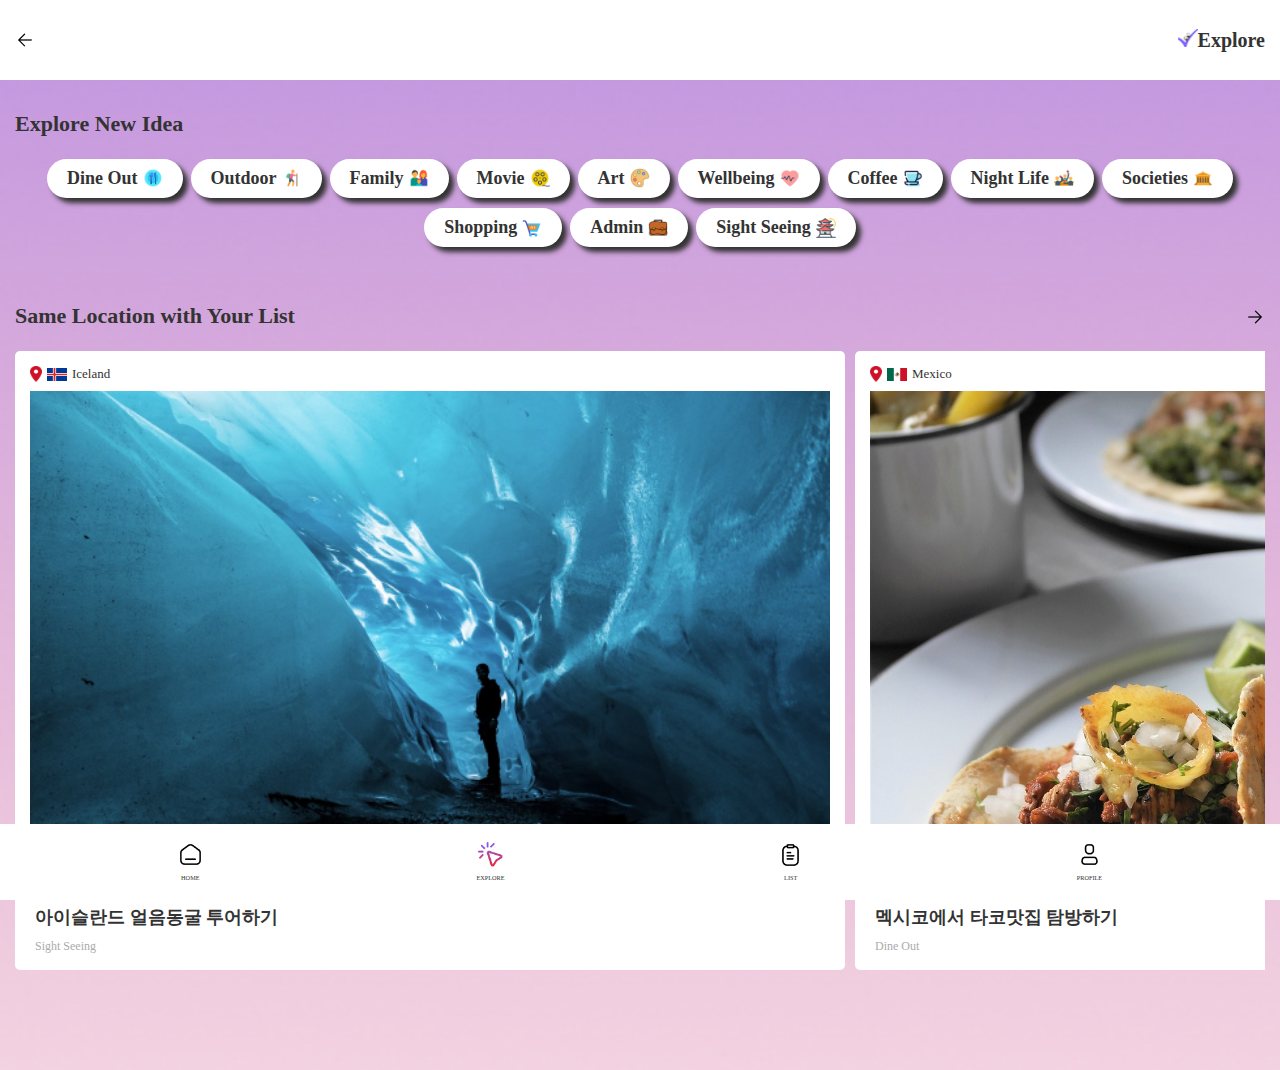
<file: sub/explore.html>
<!DOCTYPE html>
<html lang="ko">
  <head>
    <meta charset="UTF-8" />
    <meta name="viewport" content="width=device-width, initial-scale=1.0" />
    <title>explore</title>
    <link rel="stylesheet" href="css/explore.css" />
    <!-- Link Swiper's CSS -->
    <link
      rel="stylesheet"
      href="https://cdn.jsdelivr.net/npm/swiper@11/swiper-bundle.min.css"
    />
  </head>
  <body>
    <div id="wrap">
      <header class="header" id="header">
        <div class="inner">
          <span><a href="../index.html"><img src="../img/Arrow-Right.png" alt="back" /></a></span>
          <h1><img src="img/yourbucket-logo.png" alt="logo-icon" />Explore</h1>
          <nav>
            <ul>
              <li>
                <a href="../index.html">
                  <img src="../img/home.png" alt="home" />
                  <p>HOME</p>
                </a>
              </li>
              <li>
                <a href="../sub/explore.html">
                  <img src="../img/explore-active.png" alt="explore" />
                  <p>EXPLORE</p>
                </a>
              </li>
              <li>
                <a href="../sub/list.html">
                  <img src="../img/list.png" alt="list" />
                  <p>LIST</p>
                </a>
              </li>
              <li>
                <a href="../sub/profile.html">
                  <img src="../img/Person.png" alt="profile" />
                  <p>PROFILE</p>
                </a>
              </li>
            </ul>
          </nav>
          <!-- nav end -->
        </div>
        <!-- .inner end -->
      </header>
      <!-- .header end -->
      <main id="main">
        <div class="inner">
          <section class="cont01">
            <div class="title">
              <h2>Explore New Idea</h2>
            </div>
            <!-- .title end -->
            <div class="category">
              <ul>
                <li><a href="#">Dine Out <img src="img/dining-icon.png" alt="dineout-icon"></a></li>
                <li><a href="#">Outdoor<img src="img/outdoor-icon.png" alt="outdoor-icon"></a></li>
                <li><a href="#">Family<img src="img/family-icon.png" alt="family-icon"></a></li>
                <li><a href="#">Movie<img src="img/movie-icon.png" alt="movie-icon"></a></li>
                <li><a href="#">Art<img src="img/art-icon.png" alt="art-icon"></a></li>
                <li><a href="#">Wellbeing<img src="img/wellbeing-icon.png" alt="wellbeing-icon"></a></li>
                <li><a href="#">Coffee<img src="img/coffee-icon.png" alt="coffee-icon"></a></li>
                <li><a href="#">Night Life<img src="img/nightlife-icon.png" alt="nightlife-icon"></a></li>
                <li><a href="#">Societies<img src="img/societies-icon.png" alt="societies-icon"></a></li>
                <li><a href="#">Shopping<img src="img/shopping-icon.png" alt="shopping-icon"></a></li>
                <li><a href="#">Admin<img src="img/business-icon.png" alt="business-icon"></a></li>
                <li><a href="#">Sight Seeing<img src="img/sight-icon.png" alt="sight-icon"></a></li>
              </ul>
            </div>
            <!-- .category end -->
          </section>
          <!-- .cont01 end -->
          <section class="cont02">
            <div class="title">
              <h2>Same Location with Your List</h2>
              <img src="../img/Arrow-Right.png" alt="arrow-right" />
            </div>
            <!-- .title end -->
            <!-- Swiper -->
            <div class="swiper mySwiper">
              <div class="swiper-wrapper">
                <div class="swiper-slide">
                  <div class="info">
                    <img src="img/location-red.png" alt="location-red" />
                    <img src="../img/icelandflag.jpg" alt="iceland-flag" />
                    <p>Iceland</p>
                  </div>
                  <!-- .info end -->
                  <figure>
                    <img src="img/iceland-cave.jpg" alt="iceland-cave" />
                  </figure>
                  <div class="detail__info">
                    <h3>아이슬란드 얼음동굴 투어하기</h3>
                    <p>Sight Seeing</p>
                  </div>
                </div>
                <!-- swiper-slide end -->
                <div class="swiper-slide">
                  <div class="info">
                    <img src="img/location-red.png" alt="location-red" />
                    <img src="img/mexico-flag.jpg" alt="mexico-flag" />
                    <p>Mexico</p>
                  </div>
                  <!-- .info end -->
                  <figure>
                    <img
                      src="img/mexico-restaurant.jpg"
                      alt="maxico-restaurant"
                    />
                  </figure>
                  <div class="detail__info">
                    <h3>멕시코에서 타코맛집 탐방하기</h3>
                    <p>Dine Out</p>
                  </div>
                </div>
                <!-- swiper-slide end -->
                <div class="swiper-slide">
                  <div class="info">
                    <img src="img/location-red.png" alt="location-red" />
                    <img src="img/thailand-flag.png" alt="mexico-flag" />
                    <p>Mexico</p>
                  </div>
                  <!-- .info end -->
                  <figure>
                    <img
                      src="img/thailand-festival.jpg"
                      alt="thailand-festival"
                    />
                  </figure>
                  <div class="detail__info">
                    <h3>태국 코팡안에서 풀문파티가기</h3>
                    <p>Nightlife</p>
                  </div><!-- .detail__info end -->
                </div>
                <!-- swiper-slide end -->
              </div>
            </div>
            <!-- .swiper end -->
          </section>
          <!-- .cont02 end -->
        </div>
      </main>
      <!-- #main end -->
    </div>
    <!-- #wrap end -->

    <!-- Swiper JS -->
    <script src="https://cdn.jsdelivr.net/npm/swiper@11/swiper-bundle.min.js"></script>

    <!-- Initialize Swiper -->
    <script>
      var swiper = new Swiper(".mySwiper", {
        slidesPerView: 1.5,
        spaceBetween: 10,
        pagination: {
          el: ".swiper-pagination",
          clickable: true,
        },
      });
    </script>
  </body>
</html>
</file>
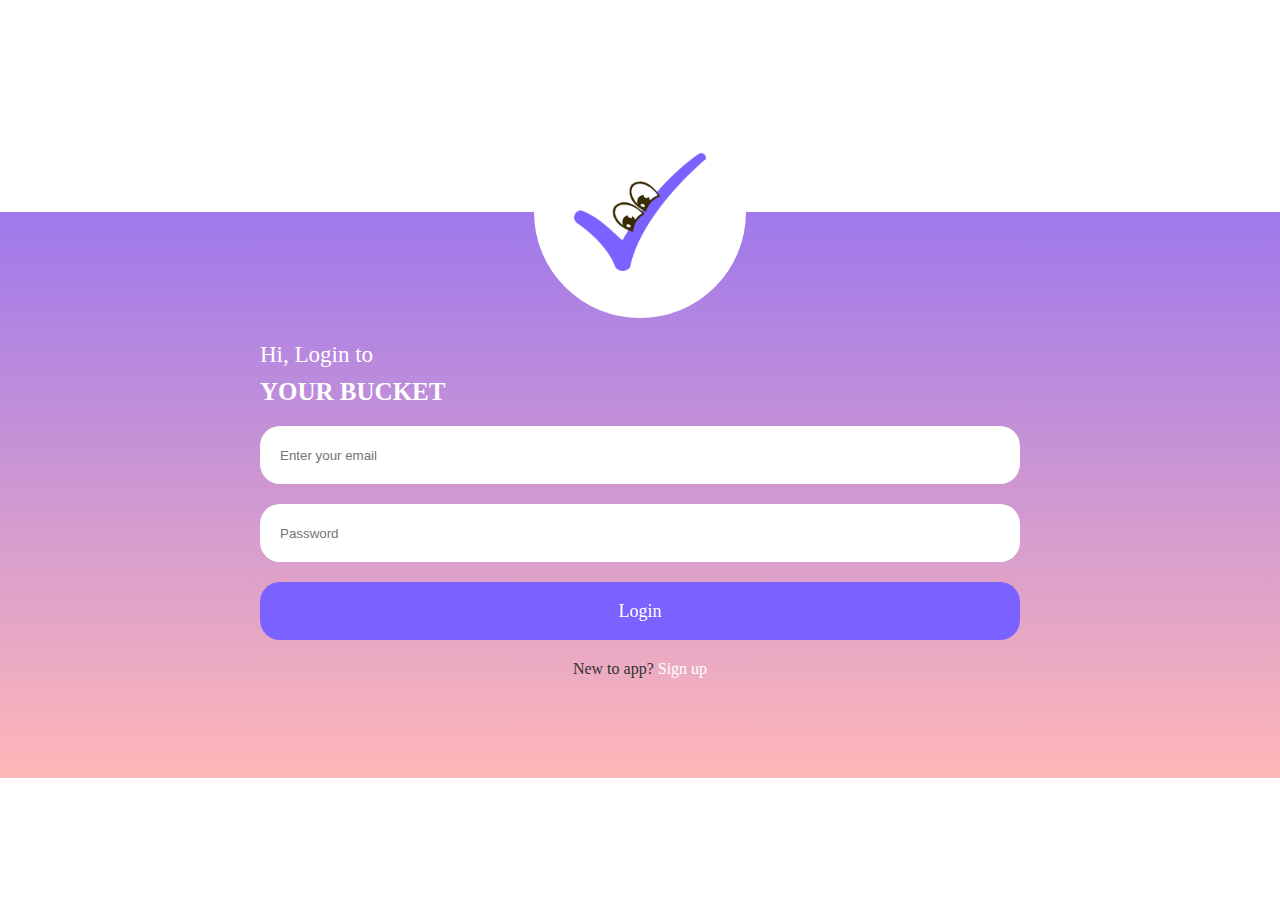
<file: sub/login.html>
<!DOCTYPE html>
<html lang="en">
    <head>
        <meta charset="UTF-8" />
        <meta name="viewport" content="width=device-width, initial-scale=1.0" />
        <title>Login</title>
        <link rel="stylesheet" href="css/login.css" />
    </head>
    <body>
        <div id="wrap">
            <header class="header" id="header">
                <h1>
                    <figure>
                        <img src="img/yourbucket-logo.png" alt="logo" />
                    </figure>
                </h1>
            </header>
            <!-- .header end -->
            <div class="inner">
                <main id="main">
                    <div class="title">
                        <p>Hi, Login to</p>
                        <h2>YOUR BUCKET</h2>
                    </div>
                    <!-- .title end -->
                    <div class="input">
                        <input
                            type="text"
                            class="email"
                            placeholder="Enter your email"
                        />
                        <input
                            type="password"
                            class="password"
                            placeholder="Password"
                        />
                    </div>
                    <!-- .input end -->
                    <a href="../index.html">
                        <div class="login__btn">
                            <p>Login</p>
                        </div>
                    </a>
                    <!-- .login__btn end -->
                    <div class="sign__up">
                        <span>New to app?</span>
                        <span><a href="#">Sign up</a></span>
                    </div>
                </main>
                <!-- #main end -->
            </div>
        </div>
    </body>
</html>
</file>
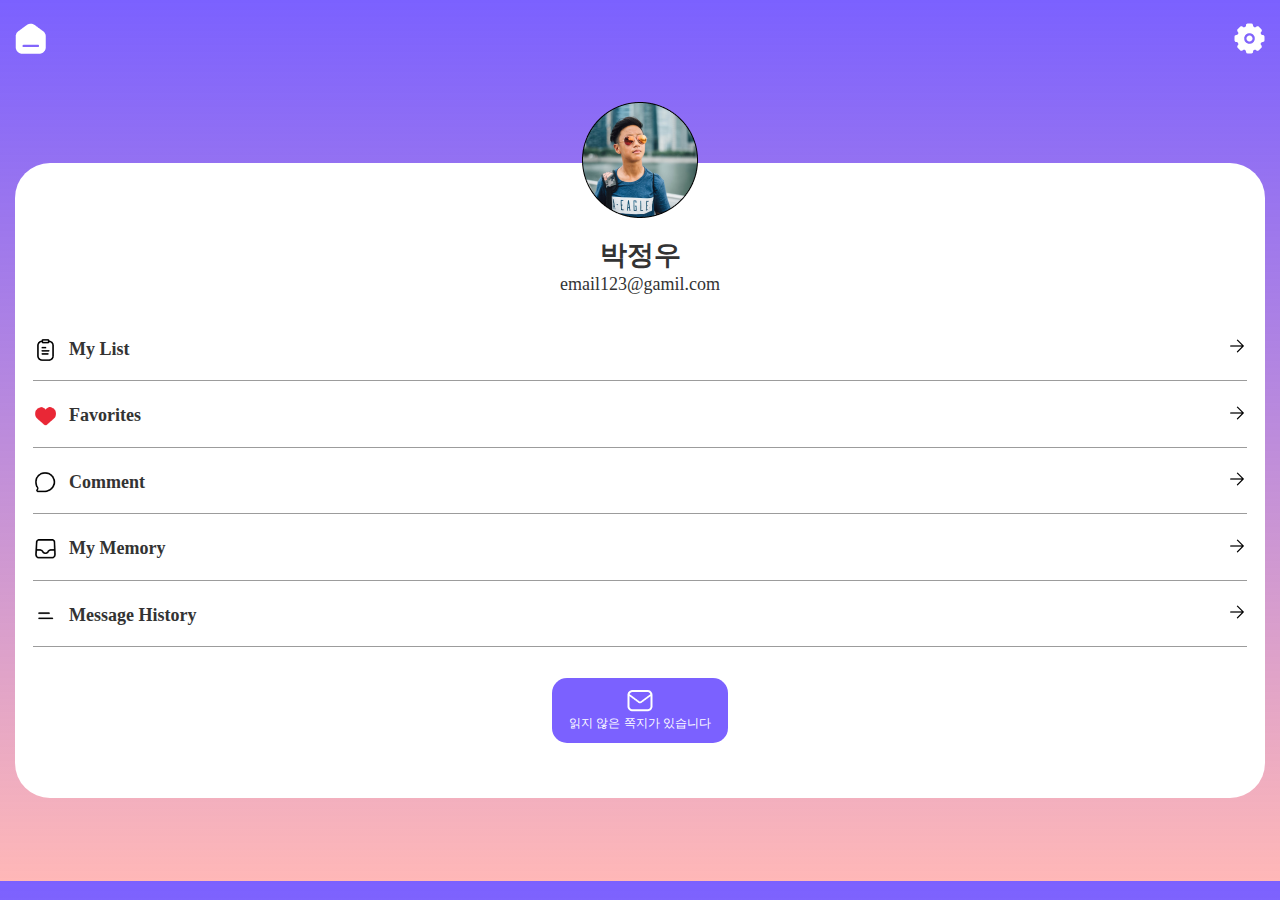
<file: sub/profile.html>
<!DOCTYPE html>
<html lang="ko">
  <head>
    <meta charset="UTF-8" />
    <meta name="viewport" content="width=device-width, initial-scale=1.0" />
    <title>Profile</title>
    <link rel="stylesheet" href="css/profile.css" />
  </head>
  <body>
    <div id="wrap">
      <header class="header" id="header">
        <div class="inner">
          <a href="../index.html"><img src="img/home.png" alt="home" /></a>
          <a href="login.html"><img src="img/setting.png" alt="setting" /></a>
        </div>
        <!-- .inner end -->
      </header>
      <!-- .header end -->
      <main id="main">
        <div class="inner">
          <div class="box">
            <div class="profile__image">
              <img src="img/profile-img.png" alt="profile-img" />
            </div>
            <div class="info">
              <h2>박정우</h2>
              <p>email123@gamil.com</p>
            </div>
            <!-- .info end -->
            <ul class="list">
              <li>
                <a href="list.html">
                  <div class="title">
                    <img src="../img/list.png" alt="mylist" />
                    <p>My List</p>
                  </div>
                  <!-- .link end -->
                  <span
                    ><img src="../img/Arrow-Right.png" alt="arrow-btn"
                  /></span>
                </a>
              </li>
              <li>
                <a href="#">
                  <div class="title">
                    <img src="img/Heart.png" alt="favorite" />
                    <p>Favorites</p>
                  </div>
                  <!-- .link end -->
                  <span
                    ><img src="../img/Arrow-Right.png" alt="arrow-btn"
                  /></span>
                </a>
              </li>
              <li>
                <a href="#">
                  <div class="title">
                    <img src="img/chat.png" alt="comment" />
                    <p>Comment</p>
                  </div>
                  <!-- .link end -->
                  <span
                    ><img src="../img/Arrow-Right.png" alt="arrow-btn"
                  /></span>
                </a>
              </li>
              <li>
                <a href="#">
                  <div class="title">
                    <img src="img/Inbox.png" alt="memory-store" />
                    <p>My Memory</p>
                  </div>
                  <!-- .link end -->
                  <span
                    ><img src="../img/Arrow-Right.png" alt="arrow-btn"
                  /></span>
                </a>
              </li>
              <li>
                <a href="#">
                  <div class="title">
                    <img src="img/List-caption.png" alt="history" />
                    <p>Message History</p>
                  </div>
                  <!-- .link end -->
                  <span
                    ><img src="../img/Arrow-Right.png" alt="arrow-btn"
                  /></span>
                </a>
              </li>
            </ul>
            <!-- .list end -->
            <button>
              <img src="img/message.png" alt="message" />
              <p>읽지 않은 쪽지가 있습니다</p>
            </button>
          </div>
          <!-- .box end -->
        </div>
      </main>
      <!-- #main end -->
    </div>
  </body>
</html>
</file>
<file: sub/css/explore.css>
@charset "utf-8";
* {
    margin: 0;
    padding: 0;
    box-sizing: border-box;
}
html,
body {
    font-size: 62.5%;
}
body {
    line-height: 1.3;
    color: #333;
    word-break: keep-all;
    background: url(../img/explore-bg.png) center / cover no-repeat;
}
a {
    text-decoration: none;
    color: inherit;
    cursor: pointer;
}
li {
    list-style: none;
}

/* header */
.inner {
    width: calc(100% - 30px);
    max-width: 1440px;
    margin: 0 auto;
}
img {
    width: 100%;
    height: 100%;
    object-fit: cover;
}

/* header */
.header {
    height: 80px;
    background: #fff;
    position: fixed;
    top: 0;
    left: 0;
    width: 100%;
    z-index: 9999;
}
.header .inner {
    height: 100%;
    display: flex;
    align-items: center;
    justify-content: space-between;
}
.header .inner span img {
    transform: rotate(180deg);
    display: block;
}
.header .inner h1 {
    font-size: 2rem;
}
.header .inner h1 img {
    width: 20px;
}
.header nav {
    position: fixed;
    width: 100%;
    bottom: 0;
    left: 0;
    background-color: #fff;
    z-index: 9999;
}
.header nav ul {
    display: flex;
    align-items: center;
    justify-content: space-around;
    row-gap: 8px;
    padding: 18px 41px;
}
.header nav ul li {
    text-align: center;
}
.header nav ul li img {
    width: 25px;
    height: 25px;
    margin-bottom: 5px;
}

/* main */
#main{
    margin-top: 110px;
}
.title {
    margin-bottom: 2rem;
}
.title h2 {
    font-size: 2.2rem;
}
#main {
    font-size: 18px;
}
.cont01 {
    margin: 2.2rem 0 5.5rem;
}
.category ul {
    display: flex;
    flex-wrap: wrap;
    justify-content: center;
    column-gap: 8px;
    row-gap: 10px;
}

.category ul li {
    background-color: #fff;
    padding: 8px 20px;
    color: #333;
    border-radius: 30px;
    text-align: center;
    font-weight: bold;
    box-shadow: 5px 5px 5px #333;
    animation: moving 2s infinite alternate linear;
}
@keyframes moving {
    from{
        transform: translateX(10%);
    }
    to{
        transform: translatez(-10%);
    }
}
.category ul li a {
    display: flex;
    align-items: center;
    column-gap: 5px;
}
.category ul li a img {
    width: 20px;
}

/* cont02 */
.cont02 {
    position: relative;
    margin-bottom: 100px;
}
.cont02 .title {
    display: flex;
    justify-content: space-between;
    align-items: center;
}

.cont02 .title img {
    width: 20px;
    height: 20px;
}
.cont02 .swiper {
    position: static;
}
.cont02 .swiper-slide {
    padding: 15px;
    background-color: #fff;
    border-radius: 5px;
}
.cont02 .swiper .info {
    display: flex;
    align-items: center;
    column-gap: 5px;
    margin-bottom: 8px;
}
.cont02 .swiper .info img:first-child {
    width: 12px;
}
.cont02 .swiper .info img:nth-child(2) {
    width: 20px;
    height: 13px;
}
.cont02 .swiper .info p {
    font-size: 13px;
}
.cont02 .swiper figure {
    max-height: 500px;
    height: 45.38vw;
}
.cont02 .swiper figure img {
    width: 100%;
    height: 100%;
    object-fit: cover;
}
.cont02 .swiper .detail__info {
    margin-top: 11px;
    padding: 0 5px;
}
.cont02 .swiper .detail__info h3 {
    font-size: 1.8rem;
    margin: 15px 0 10px;
}
.cont02 .swiper .detail__info p {
    font-size: 12px;
    color: #ababab;
}
</file>
<file: sub/css/login.css>
@charset "utf-8";

*{
    margin: 0;
    padding: 0;
    box-sizing: border-box;

}
html, body{
    font-size: 62.5%;
}
body{
    color: #333;
}
a{
    text-decoration: none;
    color: inherit;
    cursor: pointer;
}
li{
    list-style: none;
}
#wrap{
    background: rgb(123,97,255);
    background: linear-gradient(180deg, rgba(123,97,255,1) 0%, rgba(255,111,111,0.4962359943977591) 100%);;
}
.inner{
    width: calc(100% - 30px);
    max-width: 760px;
    margin: 80px auto 0;
    padding-bottom: 50px;
}
header{
    background-color: #fff;
}
h1{
    background-color: #fff;
}
.header h1 figure{
    transform: translateY(50%);
    background-color: #fff;
    border-radius: 50%; 
    width: 54.35%;
    max-width: 212px;
    height: 54.35vw;
    max-height: 212px;
    margin: 0 auto;
}
#main{
    padding: 50px 0;
}
figure{
    padding: 4rem;
}
img{
    width: 100%;
    height: 100%;
    object-fit: contain;
}
.title{
    color: #fff;
}
.title p{
    font-size: 2.3rem;
}
.title h2{
    font-size: 2.5rem;
    margin-top: 10px;
}
.input{
    display: flex;
    flex-direction: column;
    margin-top: 2rem;
    row-gap: 2rem;
}
input{
    width: 100%;
    max-height: 58px;
    height: 14.87vw;
    border-radius: 20px;
    padding-left: 20px;
    outline: none;
    border: none;
}
.login__btn p {
    width: 100%;
    max-height: 58px;
    height: 14.87vw;
    background-color: #7B61FF;
    border-radius: 20px;
    color: #fff;
    font-size: 1.8rem;
    margin-top: 2rem;
    display: flex;
    justify-content: center;
    align-items: center;
}
.sign__up{
    text-align: center;
    font-size: 1.6rem;
    margin-top: 2rem;
}
.sign__up span:nth-child(2){
    color: #fff;
}
</file>
<file: sub/css/profile.css>
@charset "utf-8";
*{
    margin: 0;
    padding: 0;
    box-sizing: border-box;
}
html, body{
    font-size: 62.5%;
}
body{
    
    line-height: 1.3;
    color: #333;
    background: rgb(123,97,255);
    background: linear-gradient(180deg, rgba(123,97,255,1) 0%, rgba(255,111,111,0.4962359943977591) 100%);
    
    
}
a{
    text-decoration: none;
    color: inherit;
}
li{
    list-style: none;
}
.inner{
    width: calc(100% - 30px);
    max-width: 1440px;
    margin: 0 auto;
}

/* header */
.header{
    height: 80px;
}
.header .inner{
    height: 100%;
    display: flex;
    justify-content: space-between;
    align-items: center;
    
}

/* main */
#main{
    font-size: 18px;
}
.box{
    background-color: #fff;
    margin: 83px 0;
    border-radius: 35px;
    padding: 75px 18px 5px;
}
.box .profile__image{
    width: 116px;
    height: 116px;
    border-radius: 50%;
    position: absolute;
    top: 160px;
    left: 50%;
    transform: translate(-50%,-50%);
}
.box .profile__image img{
    width: 100%;
    height: 100%;
    object-fit: cover;
}
.box .info{
    margin-bottom: 40px;
    text-align: center;
}
.box .list li a{
    display: flex;
    justify-content: space-between;
    align-items: center;
    margin-bottom: 40px;
    position: relative;
}
.box .list li a::after{
    content: '';
    width: 100%;
    height: 1px;
    position: absolute;
    bottom: -70%;
    left: 0;
    background-color: #3333337c;
}
.box .list li:last-child a{
    margin-bottom: 0;
}
.box .list li .title{
    display:flex;
    align-items: center;
    column-gap: 11px;
    font-weight: bold;
}
.box .list li .title img{
    width: 25px;
}
.box button{
    border: 0;
    background-color: #7B61FF;
    color: #fff;
    text-align: center;
    width: 176px;
    height: 65px;
    border-radius: 15px;
    display: block;
    margin: 50px auto;
    font-size: 12px;
}
</file>
